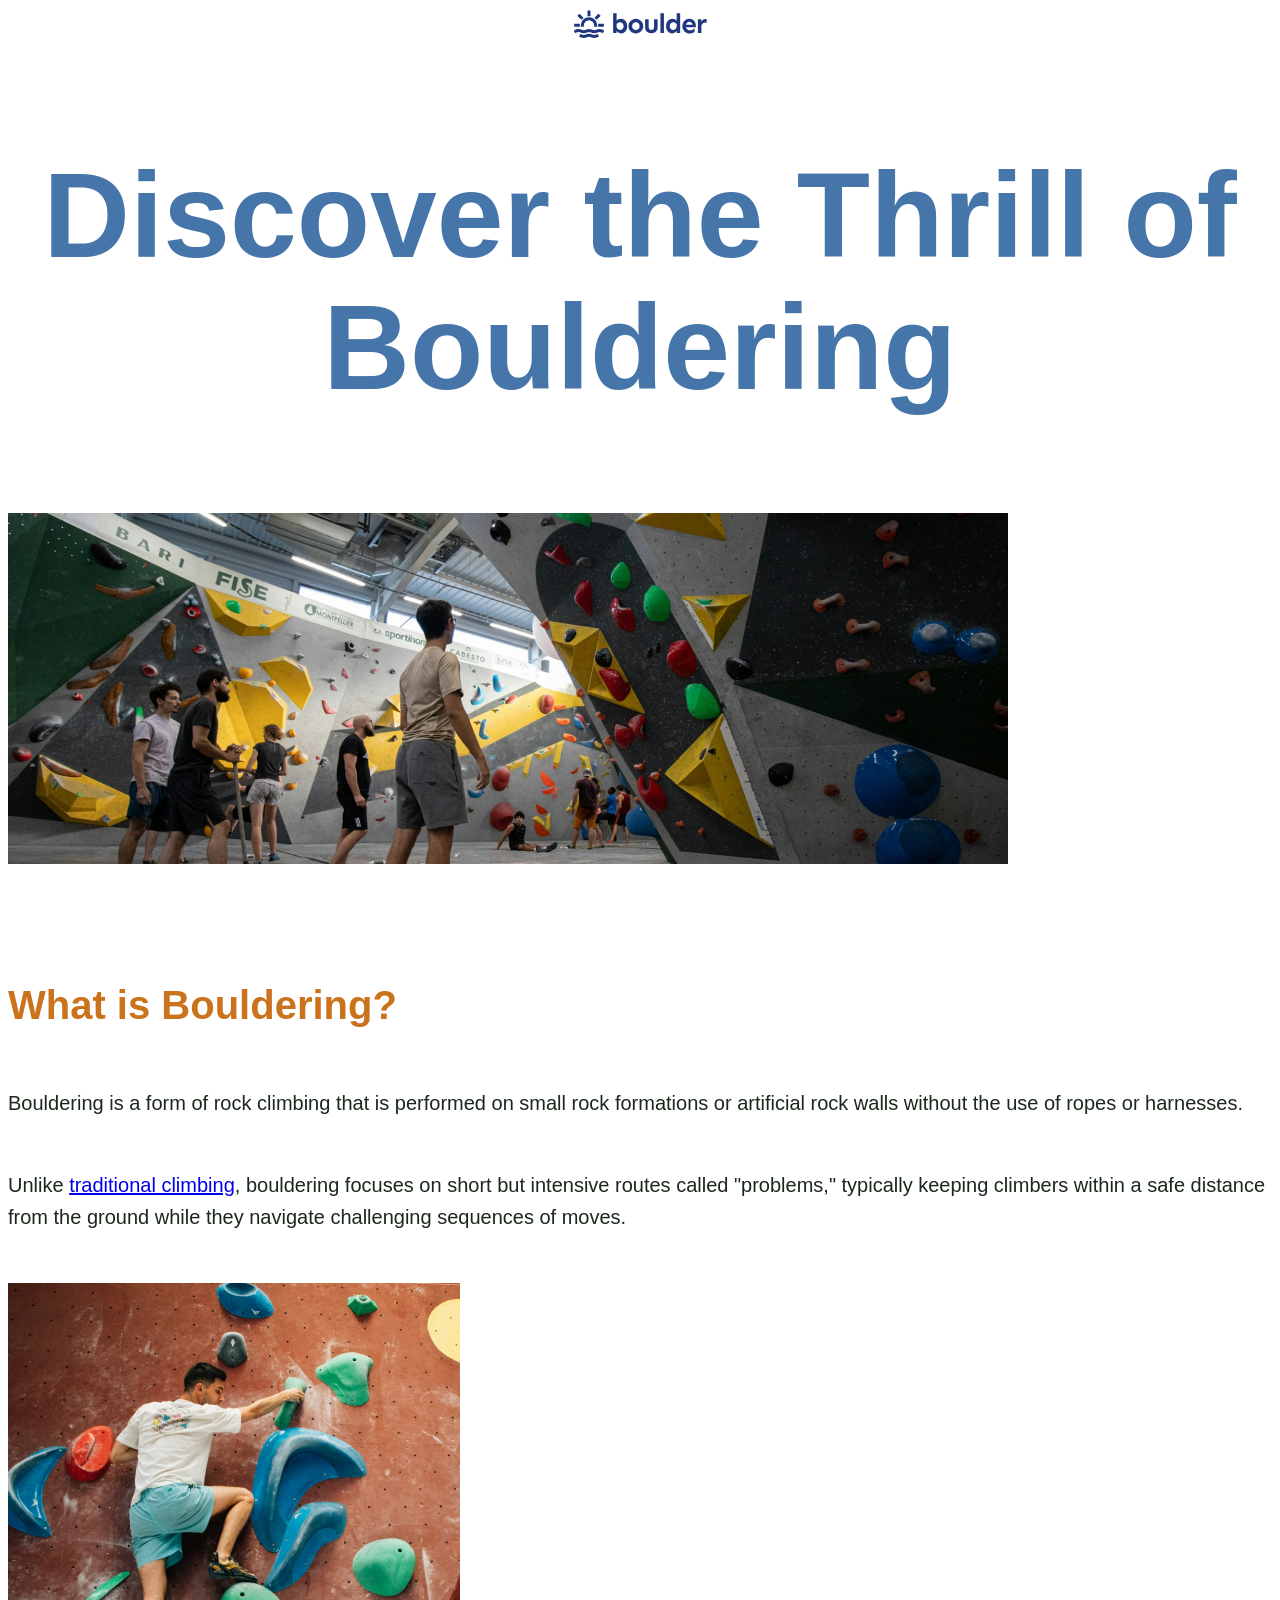
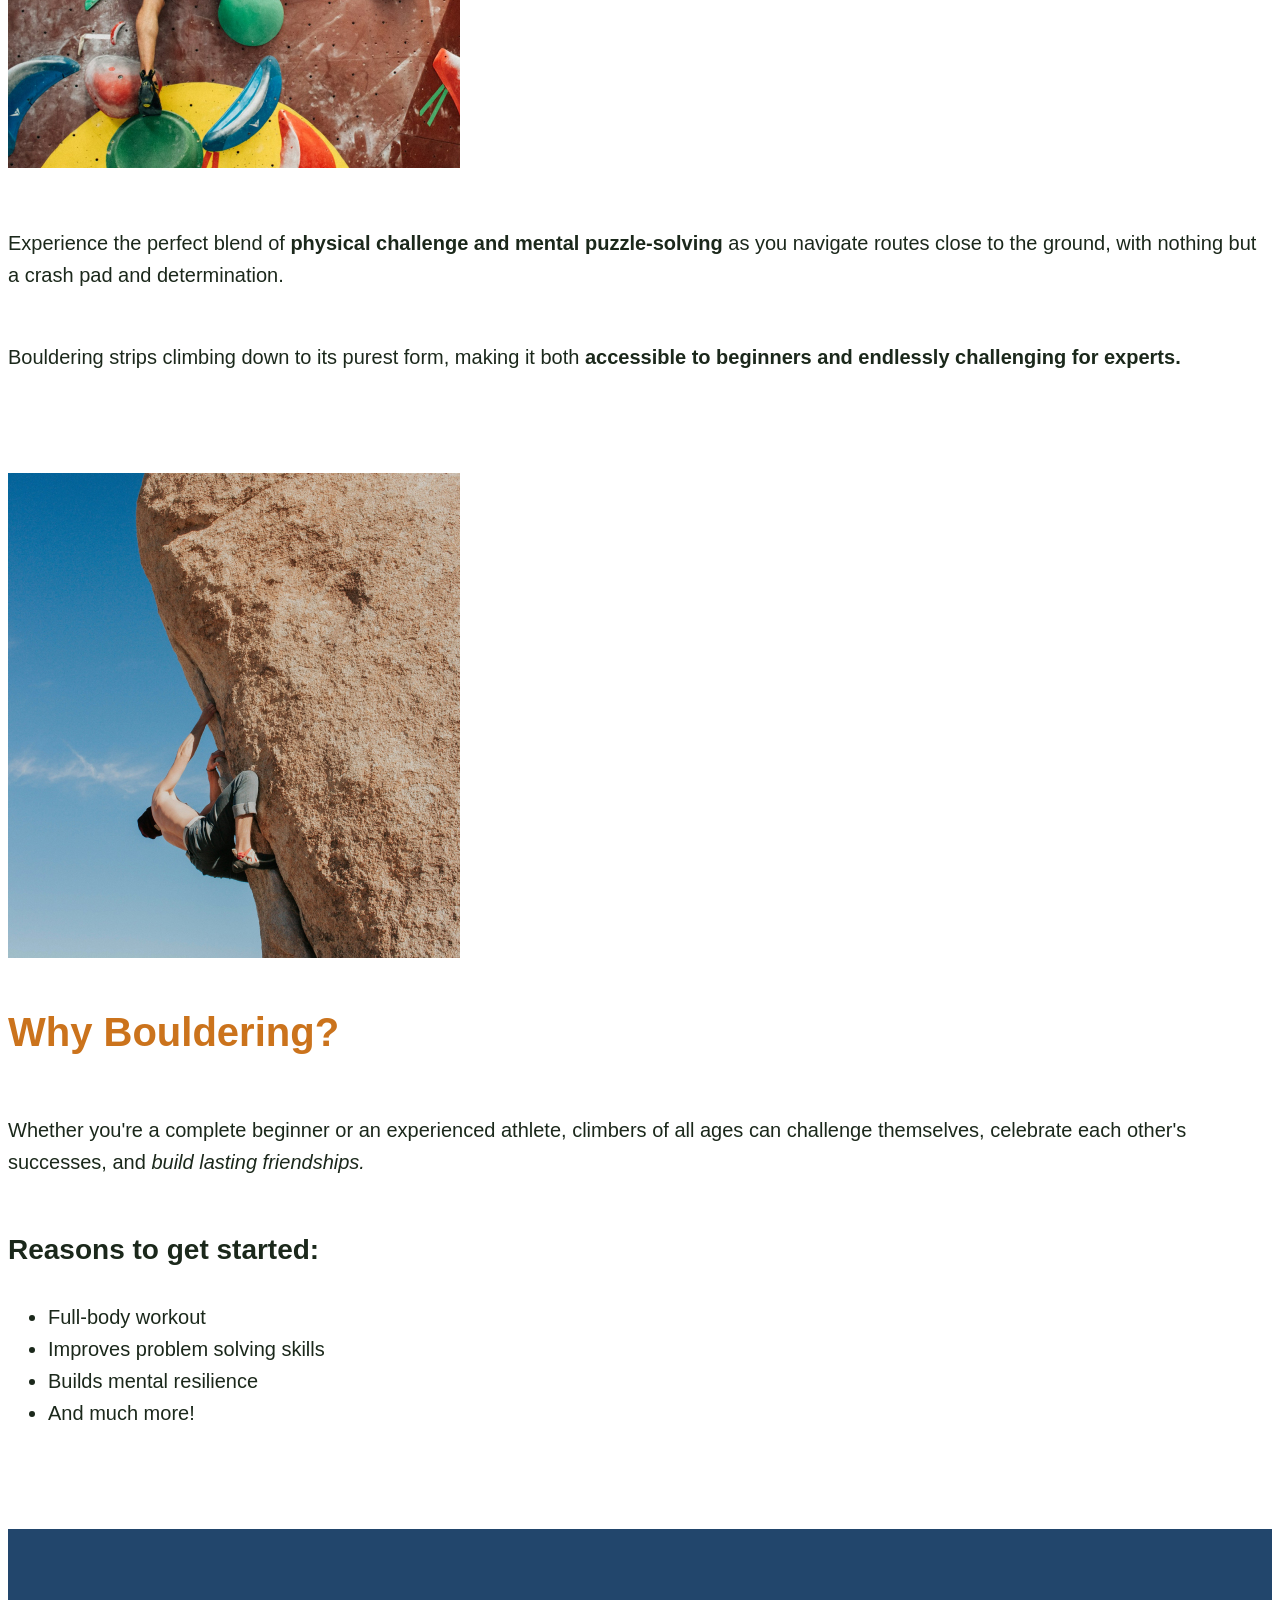
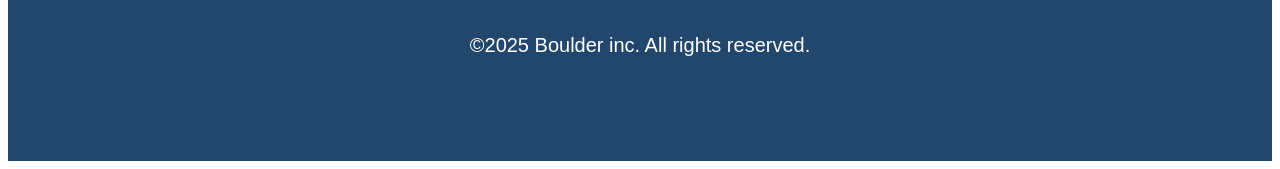
<file: index.html>
<!DOCTYPE html>
<html lang="en">
<head>
  <meta charset="UTF-8">
  <meta name="viewport" content="width=device-width, initial-scale=1.0">
  <link rel="stylesheet" href="./css/styles.css">
  <title>My First Website</title>
</head>
<body>
  <header>
    <img src="./images/logo.svg" alt="logo">
  </header>

  <main>
    <section>
      <h1>Discover the Thrill of Bouldering</h1>
      <img src="./images/bouldering-gym.jpg" alt="bouldering gym">
    </section>

    <section>
      <h2>What is Bouldering?</h2>

      <p>Bouldering is a form of rock climbing that is performed on small rock formations or artificial rock walls without the use of ropes or harnesses.</p>

      <p>Unlike <a href="#">traditional climbing</a>, bouldering focuses on short but intensive routes called "problems," typically keeping climbers within a safe distance from the ground while they navigate challenging sequences of moves.</p>

      <img src="./images/what-is-bouldering.jpg" alt="man climbing in the gym">

      <div>
        <p>Experience the perfect blend of <strong>physical challenge and mental puzzle-solving</strong> as you navigate routes close to the ground, with nothing but a crash pad and determination.</p>

        <p>Bouldering strips climbing down to its purest form, making it both <strong>accessible to beginners and endlessly challenging for experts.</strong></p>
      </div>
    </section>

    <section>
      <img src="./images/why-bouldering.jpg" alt="man climbing mountain">

      <h2>Why Bouldering?</h2>

      <p>Whether you're a complete beginner or an experienced athlete, climbers of all ages can challenge themselves, celebrate each other's successes, and <em>build lasting friendships.</em></p>

      <h3>Reasons to get started:</h3>
      <ul>
        <li>Full-body workout</li>
        <li>Improves problem solving skills</li>
        <li>Builds mental resilience</li>
        <li>And much more!</li>
      </ul>
    </section>

  </main>

  <footer>
    <p>©2025 Boulder inc. All rights reserved.</p>
  </footer>
</body>
</html>
</file>
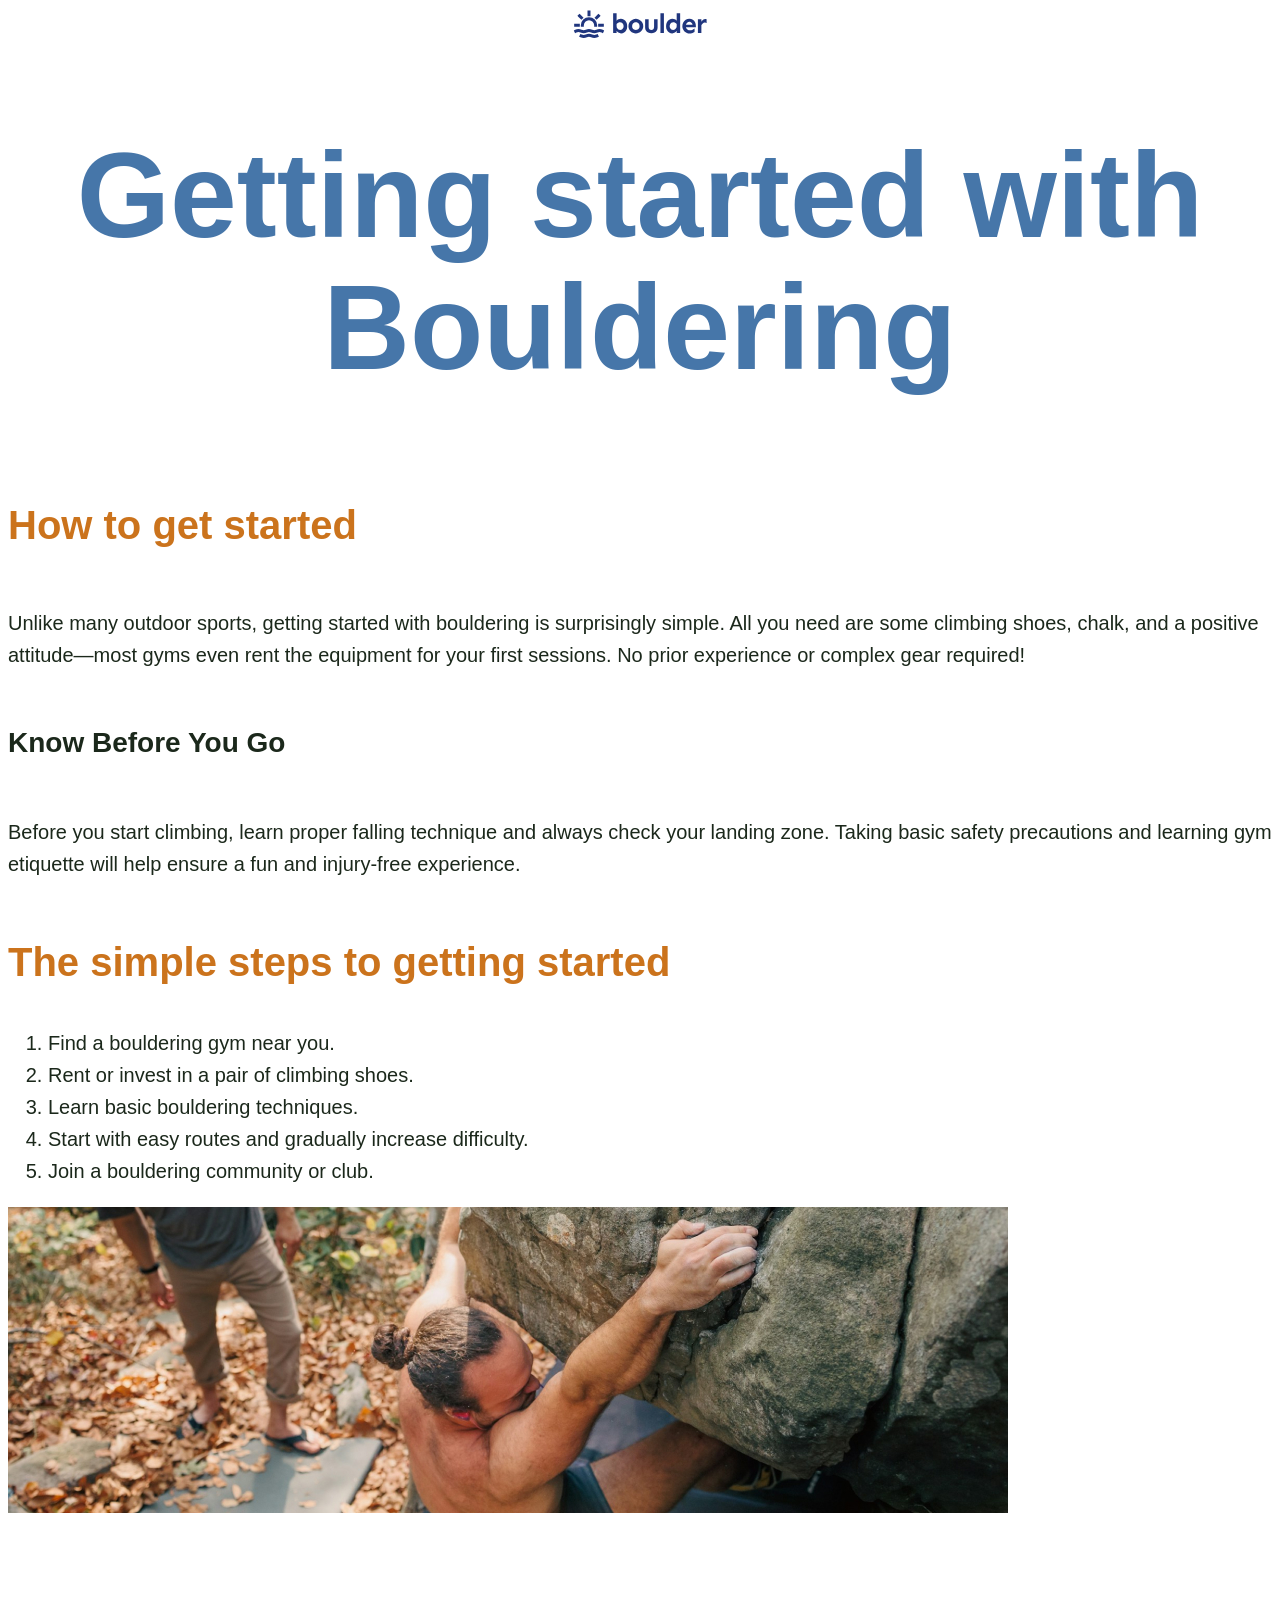
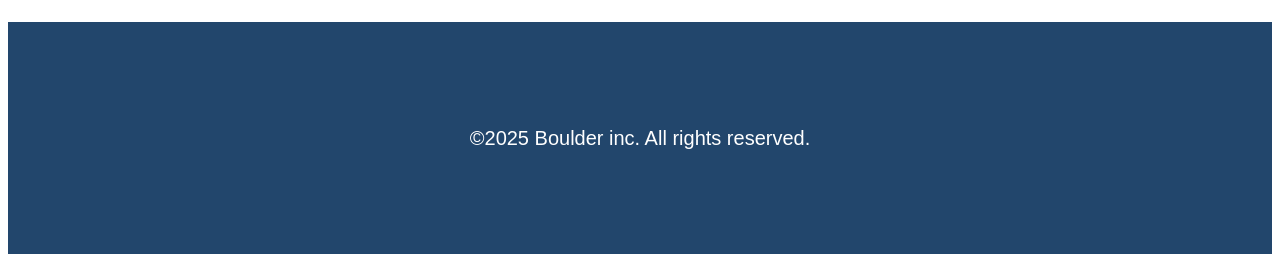
<file: start/getting-started.html>
<!DOCTYPE html>
<html lang="en">
<head>
  <meta charset="UTF-8">
  <meta name="viewport" content="width=device-width, initial-scale=1.0">
  <link rel="stylesheet" href="../css/styles.css">
  <title>Getting started with Bouldering</title>
</head>
<body>
  <header>
    <img src="../images/logo.svg" alt="logo">
  </header>
  <main>
    <h1>Getting started with Bouldering</h1>

    <section>
      <h2>How to get started</h2>

      <p>Unlike many outdoor sports, getting started with bouldering is surprisingly simple. All you need are some climbing shoes, chalk, and a positive attitude—most gyms even rent the equipment for your first sessions. No prior experience or complex gear required!</p>


      <h3>Know Before You Go</h3>
      <p>Before you start climbing, learn proper falling technique and always check your landing zone. Taking basic safety precautions and learning gym etiquette will help ensure a fun and injury-free experience.</p>

      <h2>The simple steps to getting started</h2>
      <ol>
        <li>Find a bouldering gym near you.</li>
        <li>Rent or invest in a pair of climbing shoes.</li>
        <li>Learn basic bouldering techniques.</li>
        <li>Start with easy routes and gradually increase difficulty.</li>
        <li>Join a bouldering community or club.</li>
      </ol>

      <img src="../images/getting-started-outdoors.jpg" alt="A man bouldering on a large boulder in the woods with a spotter standing nearby.">
    </section>

  </main>
  <footer>
    <p>©2025 Boulder inc. All rights reserved.</p>
  </footer>
</body>
</html>
</file>
<file: css/styles.css>
body {
  font-family: sans-serif;
  font-size: 1.25rem;
  color: #1b281b;
  line-height: 1.6;
}
header {
  text-align: center;
}

h1 {
  color: #4676a9;
  font-size: 7.5rem;
  text-align: center;
  line-height: 1.1;
}

h2 {
  color: #cb731c;
  font-size: 2.5rem;
}

h3 {
  font-size: 1.75rem;
}

p {
  margin-block: 50px;
}

section {
  margin-block: 100px;
}

footer {
  padding: 50px;
  text-align: center;
  background-color: #22466c;
  color: #ffffff;
}
</file>
